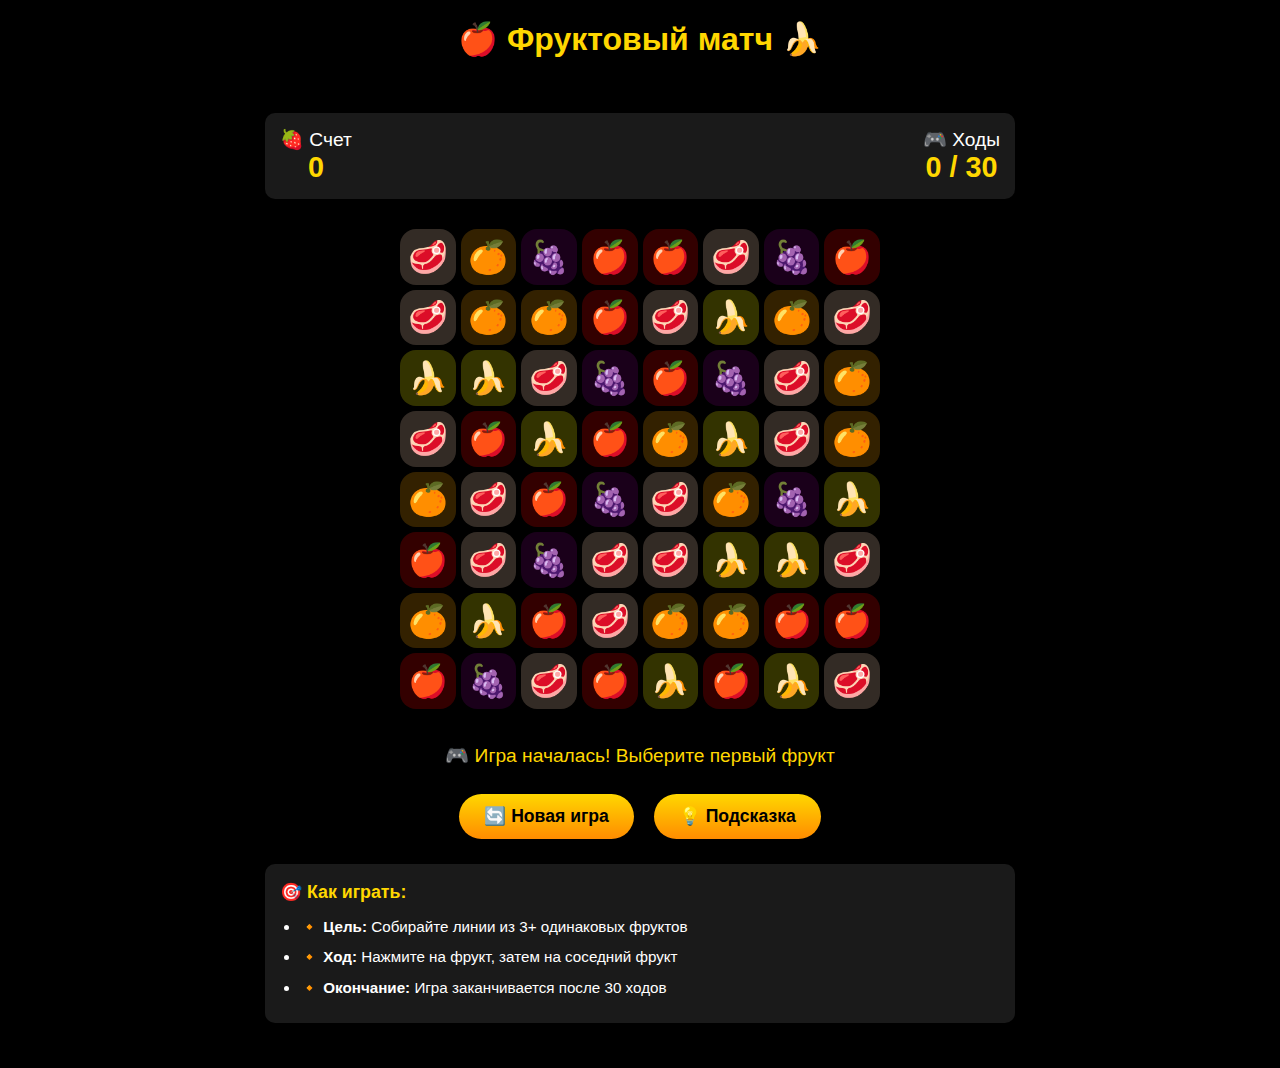
<file: index.html>
<!DOCTYPE html>
<html lang="ru">
<head>
    <meta charset="UTF-8">
    <meta name="viewport" content="width=device-width, initial-scale=1.0">
    <title>Три в ряд - Фруктовый матч</title>
    <link rel="stylesheet" href="css/style.css">
</head>
<body>
    <h1>🍎 Фруктовый матч 🍌</h1>
    
    <div class="container">
        <!-- ИНФОРМАЦИЯ ОБ ИГРЕ -->
        <div class="game-info">
            <div class="score">
                <div>🍓 Счет</div>
                <div class="score-value">0</div>
            </div>
            <div class="moves">
                <div>🎮 Ходы</div>
                <div class="moves-value">0 / 30</div>
            </div>
        </div>
        
        <!-- ИГРОВОЕ ПОЛЕ -->
        <div class="game-board" id="gameBoard">
            <!-- Здесь появятся фрукты -->
        </div>
        
        <!-- СООБЩЕНИЯ ИГРЫ -->
        <div class="message" id="message">Выберите первый фрукт!</div>
        
        <!-- КНОПКИ УПРАВЛЕНИЯ -->
        <div class="controls">
            <button id="restartButton">🔄 Новая игра</button>
            <button id="hintButton">💡 Подсказка</button>
        </div>
        
        <!-- ПРАВИЛА ИГРЫ -->
        <div class="rules">
            <h3>🎯 Как играть:</h3>
            <ul>
                <li>🔸 <strong>Цель:</strong> Собирайте линии из 3+ одинаковых фруктов</li>
                <li>🔸 <strong>Ход:</strong> Нажмите на фрукт, затем на соседний фрукт</li>
                <li>🔸 <strong>Окончание:</strong> Игра заканчивается после 30 ходов</li>
            </ul>
        </div>
    </div>

    <!-- Подключаем JavaScript файлы -->
    <script src="js/game.js"></script>
    <script src="js/board.js"></script>
    <script src="js/animations.js"></script>
    <script src="js/ui.js"></script>
    
</body>
</html>
</file>
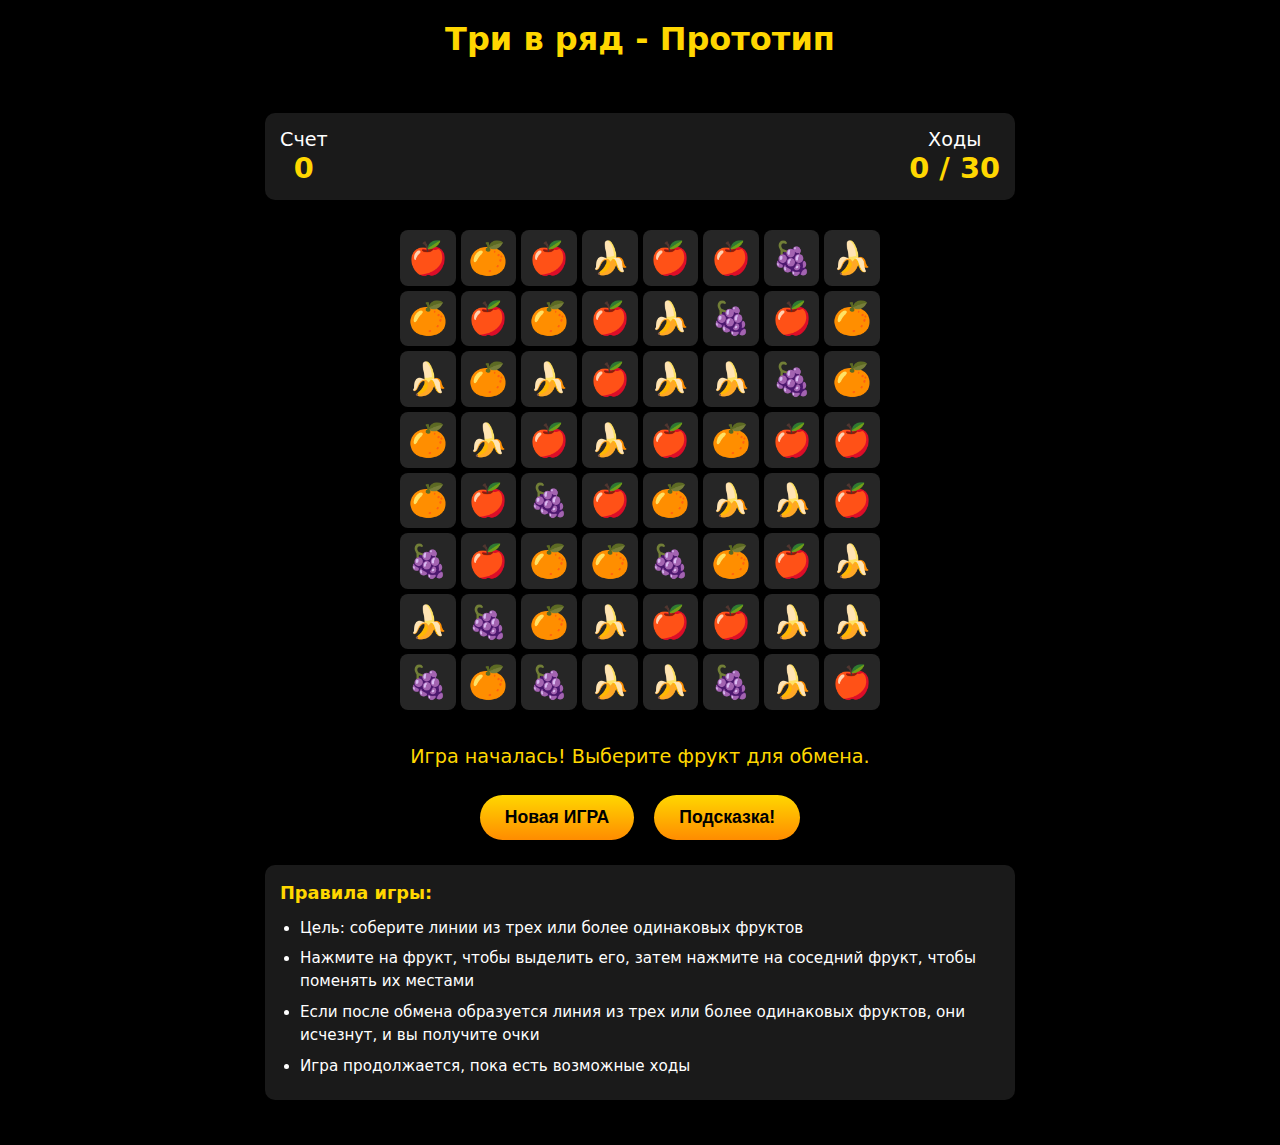
<file: deepseek_html_20251223_b923bb.html>
<!DOCTYPE html>
<html lang="ru">
<head>
    <meta charset="UTF-8">
    <meta name="viewport" content="width=device-width, initial-scale=1.0">
    <title>Три в ряд - Прототип</title>
    <style>
        * {
            box-sizing: border-box;
            margin: 0;
            padding: 0;
        }
        
        body {
            font-family: system-ui, -apple-system, BlinkMacSystemFont, 'Segoe UI', Roboto, Oxygen, Ubuntu, Cantarell, 'Open Sans', 'Helvetica Neue', sans-serif;
            background: black;
            color: #fff;
            min-height: 100vh;
            padding: 20px;
            display: flex;
            flex-direction: column;
            align-items: center;
        }
        
        .container {
            max-width: 800px;
            width: 100%;
            background-color: rgba(0, 0, 0, 0.7);
            border-radius: 15px;
            padding: 25px;
            box-shadow: 0 10px 30px rgba(0, 0, 0, 0.5);
            margin-top: 20px;
        }
        
        h1 {
            text-align: center;
            margin-bottom: 10px;
            color: #FFD700;
            text-shadow: 2px 2px 4px rgba(0, 0, 0, 0.5);
        }
        
        .game-info {
            display: flex;
            justify-content: space-between;
            margin-bottom: 20px;
            padding: 15px;
            background-color: rgba(255, 255, 255, 0.1);
            border-radius: 10px;
            font-size: 1.2em;
        }
        
        .score, .moves {
            text-align: center;
        }
        
        .score-value, .moves-value {
            font-size: 1.5em;
            font-weight: bold;
            color: #FFD700;
        }
        
        .game-board {
            display: grid;
            grid-template-columns: repeat(8, 1fr);
            gap: 5px;
            margin: 0 auto 25px;
            background-color: rgba(0, 0, 0, 0.3);
            padding: 10px;
            border-radius: 10px;
            max-width: 500px;
        }
        
        .cell {
            aspect-ratio: 1;
            border-radius: 8px;
            cursor: pointer;
            transition: all 0.2s ease;
            display: flex;
            justify-content: center;
            align-items: center;
            font-weight: bold;
            font-size: 2em; /* Увеличим размер эмоджи */
            user-select: none;
            background-color: rgba(255, 255, 255, 0.15);
        }
        
        .cell:hover {
            transform: scale(1.05);
            box-shadow: 0 0 10px rgba(255, 255, 255, 0.5);
            background-color: rgba(255, 255, 255, 0.25);
        }
        
        .cell.selected {
            box-shadow: 0 0 20px rgba(255, 215, 0, 0.9);
            transform: scale(1.05);
            background-color: rgba(255, 215, 0, 0.2);
        }
        
        .controls {
            display: flex;
            justify-content: center;
            gap: 20px;
            margin-top: 20px;
        }
        
        button {
            padding: 12px 25px;
            background: linear-gradient(to bottom, #FFD700, #FF8C00);
            border: none;
            border-radius: 50px;
            color: #000;
            font-weight: bold;
            font-size: 1.1em;
            cursor: pointer;
            transition: all 0.3s ease;
            box-shadow: 0 5px 15px rgba(0, 0, 0, 0.3);
        }
        
        button:hover {
            transform: translateY(-3px);
            box-shadow: 0 8px 20px rgba(0, 0, 0, 0.4);
        }
        
        button:active {
            transform: translateY(1px);
        }
        
        .rules {
            margin-top: 25px;
            padding: 15px;
            background-color: rgba(255, 255, 255, 0.1);
            border-radius: 10px;
            font-size: 0.95em;
            line-height: 1.5;
        }
        
        .rules h3 {
            color: #FFD700;
            margin-bottom: 10px;
        }
        
        .rules ul {
            padding-left: 20px;
        }
        
        .rules li {
            margin-bottom: 8px;
        }
        
        .message {
            text-align: center;
            margin-top: 15px;
            font-size: 1.2em;
            height: 30px;
            color: #FFD700;
        }
        
        @media (max-width: 600px) {
            .game-board {
                grid-template-columns: repeat(8, 1fr);
                gap: 4px;
            }
            
            .cell {
                font-size: 1.5em;
            }
            
            .controls {
                flex-direction: column;
                align-items: center;
            }
            
            button {
                width: 80%;
            }
        }
    </style>
</head>
<body>
    <h1>Три в ряд - Прототип</h1>
    
    <div class="container">
        <div class="game-info">
            <div class="score">
                <div>Счет</div>
                <div class="score-value">0</div>
            </div>
            <div class="moves">
                <div>Ходы</div>
                <div class="moves-value">0</div>
            </div>
        </div>
        
        <div class="game-board" id="gameBoard">
            <!-- Игровое поле будет сгенерировано через JavaScript -->
        </div>
        
        <div class="message" id="message"></div>
        
        <div class="controls">
            <button id="restartButton">Новая ИГРА</button>
            <button id="hintButton">Подсказка!</button>
        </div>
        
        <div class="rules">
            <h3>Правила игры:</h3>
            <ul>
                <li>Цель: соберите линии из трех или более одинаковых фруктов</li>
                <li>Нажмите на фрукт, чтобы выделить его, затем нажмите на соседний фрукт, чтобы поменять их местами</li>
                <li>Если после обмена образуется линия из трех или более одинаковых фруктов, они исчезнут, и вы получите очки</li>
                <li>Игра продолжается, пока есть возможные ходы</li>
            </ul>
        </div>
    </div>

    <script>
        // Конфигурация игры
        const config = {
            rows: 8,
            cols: 8,
            // Только 4 типа фруктов
            colors: ['🍎', '🍌', '🍇', '🍊'],
            minMatch: 3,
            scorePerTile: 10,
            maxMoves: 30
        };
        
        // Состояние игры
        let gameState = {
            board: [],
            selectedCell: null,
            score: 0,
            moves: 0,
            gameOver: false
        };
        
        // Элементы DOM
        const gameBoard = document.getElementById('gameBoard');
        const scoreValue = document.querySelector('.score-value');
        const movesValue = document.querySelector('.moves-value');
        const messageEl = document.getElementById('message');
        const restartButton = document.getElementById('restartButton');
        const hintButton = document.getElementById('hintButton');
        
        // Инициализация игры
        function initGame() {
            gameState.board = [];
            gameState.selectedCell = null;
            gameState.score = 0;
            gameState.moves = 0;
            gameState.gameOver = false;
            
            // Создаем пустое поле
            for (let row = 0; row < config.rows; row++) {
                gameState.board[row] = [];
                for (let col = 0; col < config.cols; col++) {
                    gameState.board[row][col] = {
                        color: null,
                        row: row,
                        col: col
                    };
                }
            }
            
            // Заполняем поле случайными фигурами
            fillBoard();
            
            // Убираем начальные совпадения
            removeInitialMatches();
            
            // Отрисовываем поле
            renderBoard();
            updateUI();
            showMessage("Игра началась! Выберите фрукт для обмена.");
        }
        
        // Заполнение поля случайными фигурами
        function fillBoard() {
            for (let row = 0; row < config.rows; row++) {
                for (let col = 0; col < config.cols; col++) {
                    // Назначаем случайный цвет
                    gameState.board[row][col].color = getRandomColor();
                }
            }
        }
        
        // Удаление начальных совпадений
        function removeInitialMatches() {
            let hasMatches = true;
            
            // Пока есть совпадения, заменяем их новыми фигурами
            while (hasMatches) {
                const matches = findAllMatches();
                if (matches.length === 0) {
                    hasMatches = false;
                } else {
                    // Заменяем совпадающие фигуры
                    for (const match of matches) {
                        for (const tile of match.tiles) {
                            gameState.board[tile.row][tile.col].color = getRandomColor();
                        }
                    }
                }
            }
        }
        
        // Получение случайного цвета
        function getRandomColor() {
            return config.colors[Math.floor(Math.random() * config.colors.length)];
        }
        
        // Отрисовка игрового поля
        function renderBoard() {
            gameBoard.innerHTML = '';
            gameBoard.style.gridTemplateColumns = `repeat(${config.cols}, 1fr)`;
            
            for (let row = 0; row < config.rows; row++) {
                for (let col = 0; col < config.cols; col++) {
                    const tile = gameState.board[row][col];
                    const cell = document.createElement('div');
                    cell.className = 'cell';
                    cell.dataset.row = row;
                    cell.dataset.col = col;
                    cell.textContent = tile.color;
                    
                    // Добавляем обработчик клика
                    cell.addEventListener('click', () => handleCellClick(row, col));
                    
                    gameBoard.appendChild(cell);
                }
            }
            
            // Обновляем выделенную ячейку
            if (gameState.selectedCell) {
                const {row, col} = gameState.selectedCell;
                const selectedCell = document.querySelector(`.cell[data-row="${row}"][data-col="${col}"]`);
                if (selectedCell) {
                    selectedCell.classList.add('selected');
                }
            }
        }
        
        // Обработка клика по ячейке
        function handleCellClick(row, col) {
            if (gameState.gameOver) return;
            
            // Если ничего не выбрано, выбираем эту ячейку
            if (!gameState.selectedCell) {
                gameState.selectedCell = {row, col};
                renderBoard();
                showMessage(`Выбран фрукт. Теперь выберите соседний фрукт для обмена.`);
                return;
            }
            
            const selectedRow = gameState.selectedCell.row;
            const selectedCol = gameState.selectedCell.col;
            
            // Проверяем, является ли выбранная ячейка соседней
            const isAdjacent = Math.abs(row - selectedRow) + Math.abs(col - selectedCol) === 1;
            
            if (!isAdjacent) {
                // Если ячейка не соседняя, просто выбираем новую
                gameState.selectedCell = {row, col};
                renderBoard();
                showMessage(`Выбран другой фрукт. Теперь выберите соседний фрукт для обмена.`);
                return;
            }
            
            // Меняем фигуры местами
            swapTiles(selectedRow, selectedCol, row, col);
            
            // Проверяем, есть ли совпадения после обмена
            const matches = findAllMatches();
            
            if (matches.length === 0) {
                // Если совпадений нет, возвращаем фигуры на место
                swapTiles(selectedRow, selectedCol, row, col);
                gameState.selectedCell = null;
                renderBoard();
                showMessage("Не образовалось линий. Попробуйте другой обмен.");
            } else {
                // Если есть совпадения, обрабатываем их
                gameState.selectedCell = null;
                gameState.moves++;
                processMatches(matches);
                showMessage(`Отлично! Вы набрали очки за собранные линии.`);
                
                // Проверяем, не закончилась ли игра
                checkGameOver();
            }
            
            updateUI();
        }
        
        // Обмен двух фигур местами
        function swapTiles(row1, col1, row2, col2) {
            const temp = gameState.board[row1][col1].color;
            gameState.board[row1][col1].color = gameState.board[row2][col2].color;
            gameState.board[row2][col2].color = temp;
        }
        
        // Поиск всех совпадений на поле
        function findAllMatches() {
            const matches = [];
            
            // Проверка горизонтальных совпадений
            for (let row = 0; row < config.rows; row++) {
                for (let col = 0; col < config.cols - 2; col++) {
                    const color = gameState.board[row][col].color;
                    if (color && 
                        color === gameState.board[row][col+1].color && 
                        color === gameState.board[row][col+2].color) {
                        
                        // Расширяем совпадение, если есть более 3 фигур в ряд
                        let matchEnd = col + 2;
                        while (matchEnd + 1 < config.cols && 
                               gameState.board[row][matchEnd+1].color === color) {
                            matchEnd++;
                        }
                        
                        const tiles = [];
                        for (let c = col; c <= matchEnd; c++) {
                            tiles.push({row, col: c});
                        }
                        
                        matches.push({
                            color: color,
                            tiles: tiles,
                            direction: 'horizontal'
                        });
                        
                        col = matchEnd; // Пропускаем уже проверенные ячейки
                    }
                }
            }
            
            // Проверка вертикальных совпадений
            for (let col = 0; col < config.cols; col++) {
                for (let row = 0; row < config.rows - 2; row++) {
                    const color = gameState.board[row][col].color;
                    if (color && 
                        color === gameState.board[row+1][col].color && 
                        color === gameState.board[row+2][col].color) {
                        
                        // Расширяем совпадение, если есть более 3 фигур в ряд
                        let matchEnd = row + 2;
                        while (matchEnd + 1 < config.rows && 
                               gameState.board[matchEnd+1][col].color === color) {
                            matchEnd++;
                        }
                        
                        const tiles = [];
                        for (let r = row; r <= matchEnd; r++) {
                            tiles.push({row: r, col});
                        }
                        
                        matches.push({
                            color: color,
                            tiles: tiles,
                            direction: 'vertical'
                        });
                        
                        row = matchEnd; // Пропускаем уже проверенные ячейки
                    }
                }
            }
            
            return matches;
        }
        
        // Обработка совпадений
        function processMatches(matches) {
            // Собираем все ячейки, которые нужно удалить
            const tilesToRemove = [];
            for (const match of matches) {
                for (const tile of match.tiles) {
                    // Проверяем, не добавлена ли уже эта ячейка
                    if (!tilesToRemove.some(t => t.row === tile.row && t.col === tile.col)) {
                        tilesToRemove.push(tile);
                    }
                }
            }
            
            // Удаляем фигуры
            for (const tile of tilesToRemove) {
                gameState.board[tile.row][tile.col].color = null;
            }
            
            // Добавляем очки
            gameState.score += tilesToRemove.length * config.scorePerTile;
            
            // Анимируем удаление
            renderBoard();
            
            // Заполняем пустые места новыми фигурами
            setTimeout(() => {
                dropTiles();
                fillEmptySpaces();
                
                // Проверяем, не появились ли новые совпадения после падения
                const newMatches = findAllMatches();
                if (newMatches.length > 0) {
                    // Рекурсивно обрабатываем новые совпадения
                    setTimeout(() => {
                        processMatches(newMatches);
                        showMessage("Комбо! Дополнительные линии!");
                    }, 500);
                }
            }, 500);
        }
        
        // Падение фигур вниз
        function dropTiles() {
            for (let col = 0; col < config.cols; col++) {
                let emptyRow = config.rows - 1;
                
                // Идем снизу вверх
                for (let row = config.rows - 1; row >= 0; row--) {
                    if (gameState.board[row][col].color !== null) {
                        // Если текущая ячейка не пуста, перемещаем ее вниз
                        if (row !== emptyRow) {
                            gameState.board[emptyRow][col].color = gameState.board[row][col].color;
                            gameState.board[row][col].color = null;
                        }
                        emptyRow--;
                    }
                }
            }
        }
        
        // Заполнение пустых мест новыми фигурами
        function fillEmptySpaces() {
            for (let row = 0; row < config.rows; row++) {
                for (let col = 0; col < config.cols; col++) {
                    if (gameState.board[row][col].color === null) {
                        gameState.board[row][col].color = getRandomColor();
                    }
                }
            }
            
            renderBoard();
        }
        
        // Проверка окончания игры
        function checkGameOver() {
            // Игра заканчивается, если закончились ходы
            if (gameState.moves >= config.maxMoves) {
                gameState.gameOver = true;
                showMessage(`Игра окончена! Ваш счет: ${gameState.score}`);
            }
        }
        
        // Обновление интерфейса
        function updateUI() {
            scoreValue.textContent = gameState.score;
            movesValue.textContent = `${gameState.moves} / ${config.maxMoves}`;
        }
        
        // Показ сообщений
        function showMessage(text) {
            messageEl.textContent = text;
        }
        
        // Поиск подсказки (доступного хода)
        function findHint() {
            // Сохраняем текущее состояние доски
            const originalBoard = JSON.parse(JSON.stringify(gameState.board));
            
            // Проверяем все возможные обмены соседних фигур
            for (let row = 0; row < config.rows; row++) {
                for (let col = 0; col < config.cols; col++) {
                    // Проверяем обмен с правой фигурой
                    if (col < config.cols - 1) {
                        swapTiles(row, col, row, col + 1);
                        const matches = findAllMatches();
                        // Возвращаем фигуры на место
                        swapTiles(row, col, row, col + 1);
                        
                        if (matches.length > 0) {
                            return {row1: row, col1: col, row2: row, col2: col + 1};
                        }
                    }
                    
                    // Проверяем обмен с нижней фигурой
                    if (row < config.rows - 1) {
                        swapTiles(row, col, row + 1, col);
                        const matches = findAllMatches();
                        // Возвращаем фигуры на место
                        swapTiles(row, col, row + 1, col);
                        
                        if (matches.length > 0) {
                            return {row1: row, col1: col, row2: row + 1, col2: col};
                        }
                    }
                }
            }
            
            // Восстанавливаем исходное состояние доски
            gameState.board = originalBoard;
            return null;
        }
        
        // Показ подсказки
        function showHint() {
            if (gameState.gameOver) return;
            
            const hint = findHint();
            if (hint) {
                // Подсвечиваем подсказку
                const cell1 = document.querySelector(`.cell[data-row="${hint.row1}"][data-col="${hint.col1}"]`);
                const cell2 = document.querySelector(`.cell[data-row="${hint.row2}"][data-col="${hint.col2}"]`);
                
                if (cell1 && cell2) {
                    // Снимаем предыдущие выделения
                    document.querySelectorAll('.cell').forEach(cell => {
                        cell.classList.remove('selected');
                    });
                    
                    // Добавляем выделение для подсказки
                    cell1.classList.add('selected');
                    cell2.classList.add('selected');
                    
                    showMessage(`Подсказка: поменяйте местами эти два фрукта`);
                    
                    // Убираем выделение через 3 секунды
                    setTimeout(() => {
                        cell1.classList.remove('selected');
                        cell2.classList.remove('selected');
                        gameState.selectedCell = null;
                        showMessage("Подсказка исчезла. Попробуйте сами!");
                    }, 3000);
                }
            } else {
                showMessage("Подсказка не найдена. Возможно, ходов больше нет.");
            }
        }
        
        // Обработчики кнопок
        restartButton.addEventListener('click', initGame);
        hintButton.addEventListener('click', showHint);
        
        // Запуск игры при загрузке страницы
        window.addEventListener('DOMContentLoaded', initGame);
    </script>
</body>
</html>
</file>
<file: css/style.css>
/* ============================================
   ОСНОВНЫЕ НАСТРОЙКИ СТРАНИЦЫ
   ============================================ */
* {
    box-sizing: border-box;
    margin: 0;
    padding: 0;
}

body {
    font-family: 'Segoe UI', Tahoma, Geneva, Verdana, sans-serif;
    background: black;
    color: #fff;
    min-height: 100vh;
    padding: 20px;
    display: flex;
    flex-direction: column;
    align-items: center;
    overflow-x: hidden;
}

/* ============================================
   КОНТЕЙНЕР И ЗАГОЛОВОК
   ============================================ */
.container {
    max-width: 800px;
    width: 100%;
    background-color: rgba(0, 0, 0, 0.7);
    border-radius: 15px;
    padding: 25px;
    box-shadow: 0 10px 30px rgba(0, 0, 0, 0.5);
    margin-top: 20px;
    position: relative;
    z-index: 1;
}

h1 {
    text-align: center;
    margin-bottom: 10px;
    color: #FFD700;
    text-shadow: 2px 2px 4px rgba(0, 0, 0, 0.5);
}

/* ============================================
   ИНФОРМАЦИЯ ОБ ИГРЕ (СЧЕТ И ХОДЫ)
   ============================================ */
.game-info {
    display: flex;
    justify-content: space-between;
    margin-bottom: 20px;
    padding: 15px;
    background-color: rgba(255, 255, 255, 0.1);
    border-radius: 10px;
    font-size: 1.2em;
}

.score, .moves {
    text-align: center;
}

.score-value, .moves-value {
    font-size: 1.5em;
    font-weight: bold;
    color: #FFD700;
}

/* ============================================
   ИГРОВОЕ ПОЛЕ 8x8
   ============================================ */
.game-board {
    display: grid;
    grid-template-columns: repeat(8, 1fr);
    gap: 5px;
    margin: 0 auto 25px;
    background-color: rgba(0, 0, 0, 0.3);
    padding: 10px;
    border-radius: 10px;
    max-width: 500px;
    position: relative;
}

/* ============================================
   ЯЧЕЙКИ С ФРУКТАМИ
   ============================================ */
.cell {
    aspect-ratio: 1;
    border-radius: 16px;
    cursor: pointer;
    transition: all 0.2s ease;
    display: flex;
    justify-content: center;
    align-items: center;
    font-weight: bold;
    font-size: 2em;
    user-select: none;
    background-color: rgba(255, 255, 255, 0.15);
    position: relative;
    overflow: hidden;
}
.cell[data-fruit="🍎"] { background: rgba(255, 0, 0, 0.2); }
.cell[data-fruit="🍌"] { background: rgba(255, 255, 0, 0.2);}
.cell[data-fruit="🍇"] { background: rgba(128, 0, 128, 0.2);}
.cell[data-fruit="🍊"] { background: rgba(255, 165, 0, 0.2);}
.cell[data-fruit="🥩"] { background: rgba(255, 213, 183, 0.2);}

/* Эффект при наведении на фрукт */
.cell:hover {
    transform: scale(1.05);
    box-shadow: 0 0 10px rgba(255, 255, 255, 0.5);
    background-color: rgba(255, 255, 255, 0.25);
}

/* Выделенный фрукт (пульсирует) */
.cell.selected {
    box-shadow: 0 0 20px rgba(255, 215, 0, 0.9);
    transform: scale(1.05);
    background-color: rgba(255, 215, 0, 0.2);
    animation: pulse 1s infinite;
}

@keyframes pulse {
    0% { box-shadow: 0 0 20px rgba(255, 215, 0, 0.9); }
    50% { box-shadow: 0 0 30px rgba(255, 215, 0, 0.6); }
    100% { box-shadow: 0 0 20px rgba(255, 215, 0, 0.9); }
}

/* ============================================
   КНОПКИ УПРАВЛЕНИЯ
   ============================================ */
.controls {
    display: flex;
    justify-content: center;
    gap: 20px;
    margin-top: 20px;
}

button {
    padding: 12px 25px;
    background: linear-gradient(to bottom, #FFD700, #FF8C00);
    border: none;
    border-radius: 50px;
    color: #000;
    font-weight: bold;
    font-size: 1.1em;
    cursor: pointer;
    transition: all 0.3s ease;
    box-shadow: 0 5px 15px rgba(0, 0, 0, 0.3);
}

button:hover {
    transform: translateY(-3px);
    box-shadow: 0 8px 20px rgba(0, 0, 0, 0.4);
}

button:active {
    transform: translateY(1px);
}

/* ============================================
   БЛОК С ПРАВИЛАМИ
   ============================================ */
.rules {
    margin-top: 25px;
    padding: 15px;
    background-color: rgba(255, 255, 255, 0.1);
    border-radius: 10px;
    font-size: 0.95em;
    line-height: 1.5;
}

.rules h3 {
    color: #FFD700;
    margin-bottom: 10px;
}

.rules ul {
    padding-left: 20px;
}

.rules li {
    margin-bottom: 8px;
}

/* ============================================
   СООБЩЕНИЯ ИГРЫ
   ============================================ */
.message {
    text-align: center;
    margin-top: 15px;
    font-size: 1.2em;
    height: 30px;
    color: #FFD700;
}

/* ============================================
   АНИМАЦИИ: ВЗРЫВ ФРУКТОВ
   ============================================ */
/* Частицы при взрыве */
.particle {
    position: absolute;
    pointer-events: none;
    z-index: 1000;
    font-size: 1.2em;
    animation: particleExplode 0.7s forwards;
}

@keyframes particleExplode {
    0% {
        opacity: 1;
        transform: translate(0, 0) scale(1) rotate(0deg);
    }
    100% {
        opacity: 0;
        transform: translate(var(--tx), var(--ty)) scale(0.1) rotate(var(--rot));
    }
}

/* ============================================
   ВСПЫШКА ПРИ ВЗРЫВЕ
   ============================================ */
.explosion-overlay {
    position: fixed;
    top: 0;
    left: 0;
    width: 100%;
    height: 100%;
    background: rgba(255, 255, 255, 0.3);
    z-index: 999;
    pointer-events: none;
    animation: flashEffect 0.3s ease-out;
}

@keyframes flashEffect {
    0% { opacity: 0; transform: scale(0.5); }
    50% { opacity: 0.7; transform: scale(1.2); }
    100% { opacity: 0; transform: scale(1.5); }
}

/* ============================================
   АНИМАЦИИ: ТЕКСТ "МАТЧ!"
   ============================================ */
.match-animation {
    position: absolute;
    font-size: 2.5em;
    font-weight: bold;
    color: #FFD700;
    text-shadow: 0 0 10px rgba(255, 215, 0, 0.8);
    opacity: 0;
    z-index: 100;
    animation: matchFloat 0.7s ease-out forwards;
}

@keyframes matchFloat {
    0% {
        opacity: 0;
        transform: translateY(0) scale(0.5);
    }
    30% {
        opacity: 1;
        transform: translateY(-20px) scale(1.2);
    }
    100% {
        opacity: 0;
        transform: translateY(-50px) scale(1);
    }
}

/* ============================================
   АНИМАЦИИ: КОМБО
   ============================================ */
.combo-text {
    position: fixed;
    top: 50%;
    left: 50%;
    transform: translate(-50%, -50%);
    font-size: 4em;
    font-weight: bold;
    color: #FFD700;
    text-shadow: 0 0 20px rgba(255, 215, 0, 0.9);
    opacity: 0;
    z-index: 1001;
    pointer-events: none;
    animation: comboBounce 1s ease-out;
}

@keyframes comboBounce {
    0% {
        opacity: 0;
        transform: translate(-50%, -50%) scale(0.2);
    }
    20% {
        opacity: 1;
        transform: translate(-50%, -50%) scale(1.5);
    }
    40% {
        transform: translate(-50%, -50%) scale(0.9);
    }
    60% {
        transform: translate(-50%, -50%) scale(1.1);
    }
    80% {
        transform: translate(-50%, -50%) scale(0.95);
    }
    100% {
        opacity: 0;
        transform: translate(-50%, -50%) scale(1);
    }
}

/* ============================================
   АНИМАЦИИ: ВЗРЫВ ЯЧЕЙКИ И ОБМЕН
   ============================================ */
.cell.exploding {
    animation: cellExplode 0.3s ease-out forwards;
}

@keyframes cellExplode {
    0% {
        transform: scale(1);
        opacity: 1;
    }
    50% {
        transform: scale(1.2);
        opacity: 0.8;
    }
    100% {
        transform: scale(0);
        opacity: 0;
    }
}

.swapping {
    animation: swapAnimation 0.2s ease-out;
}

@keyframes swapAnimation {
    0% { transform: scale(1); }
    50% { transform: scale(1.1); }
    100% { transform: scale(1); }
}

/* ============================================
   АДАПТИВНОСТЬ ДЛЯ ТЕЛЕФОНОВ
   ============================================ */
@media (max-width: 600px) {
    .game-board {
        grid-template-columns: repeat(8, 1fr);
        gap: 4px;
    }
    
    .cell {
        font-size: 1.5em;
    }
    
    .controls {
        flex-direction: column;
        align-items: center;
    }
    
    button {
        width: 80%;
    }
    
    .combo-text {
        font-size: 2.5em;
    }
}

/* ============================================
   АНИМАЦИЯ ПЕРЕМЕЩЕНИЯ ФРУКТОВ
   ============================================ */

/* Контейнер для анимированного перемещения */
.moving-fruit {
    position: absolute;
    font-size: 2em;
    font-weight: bold;
    z-index: 100;
    pointer-events: none;
    animation: moveFruit 0.4s cubic-bezier(0.68, -0.55, 0.27, 1.55) forwards;
}

@keyframes moveFruit {
    0% {
        transform: translate(0, 0) scale(1) rotate(0deg);
        opacity: 1;
    }
    50% {
        transform: translate(var(--move-x), var(--move-y)) scale(1.2) rotate(180deg);
        opacity: 0.9;
    }
    100% {
        transform: translate(var(--move-x), var(--move-y)) scale(1) rotate(360deg);
        opacity: 0;
    }
}

/* Анимация "свечения" при обмене */
.cell.swapping {
    position: relative;
    overflow: visible;
}

.cell.swapping::before {
    content: '';
    position: absolute;
    top: -5px;
    left: -5px;
    right: -5px;
    bottom: -5px;
    background: linear-gradient(45deg, 
        rgba(255, 215, 0, 0.8), 
        rgba(255, 140, 0, 0.8), 
        rgba(255, 215, 0, 0.8));
    border-radius: 20px;
    z-index: -1;
    animation: swapGlow 0.4s ease-in-out infinite alternate;
}

@keyframes swapGlow {
    0% { opacity: 0.3; transform: scale(1); }
    100% { opacity: 0.7; transform: scale(1.05); }
}

/* Эффект "пульсации" при успешном обмене */
.cell.success-swap {
    animation: successPulse 0.5s ease-out;
}

@keyframes successPulse {
    0% { transform: scale(1); }
    25% { transform: scale(1.3); }
    50% { transform: scale(0.9); }
    75% { transform: scale(1.1); }
    100% { transform: scale(1); }
}

/* Траектория движения (для отладки) */
.swap-trail {
    position: absolute;
    background: rgba(255, 215, 0, 0.3);
    border-radius: 50%;
    z-index: 99;
    pointer-events: none;
    animation: trailFade 0.4s ease-out forwards;
}

@keyframes trailFade {
    0% { transform: scale(0.3); opacity: 0.7; }
    100% { transform: scale(1); opacity: 0; }
}

/* ============================================
   АНИМАЦИЯ "ПРЕДОСМОТРА" ОБМЕНА
   ============================================ */
.preview-swap {
    animation: previewSwap 0.6s ease-in-out infinite alternate;
    box-shadow: 0 0 25px rgba(255, 215, 0, 0.8);
}

@keyframes previewSwap {
    0% { 
        transform: scale(1); 
        background-color: rgba(255, 215, 0, 0.1);
    }
    100% { 
        transform: scale(1.1); 
        background-color: rgba(255, 215, 0, 0.3);
    }
}
</file>
